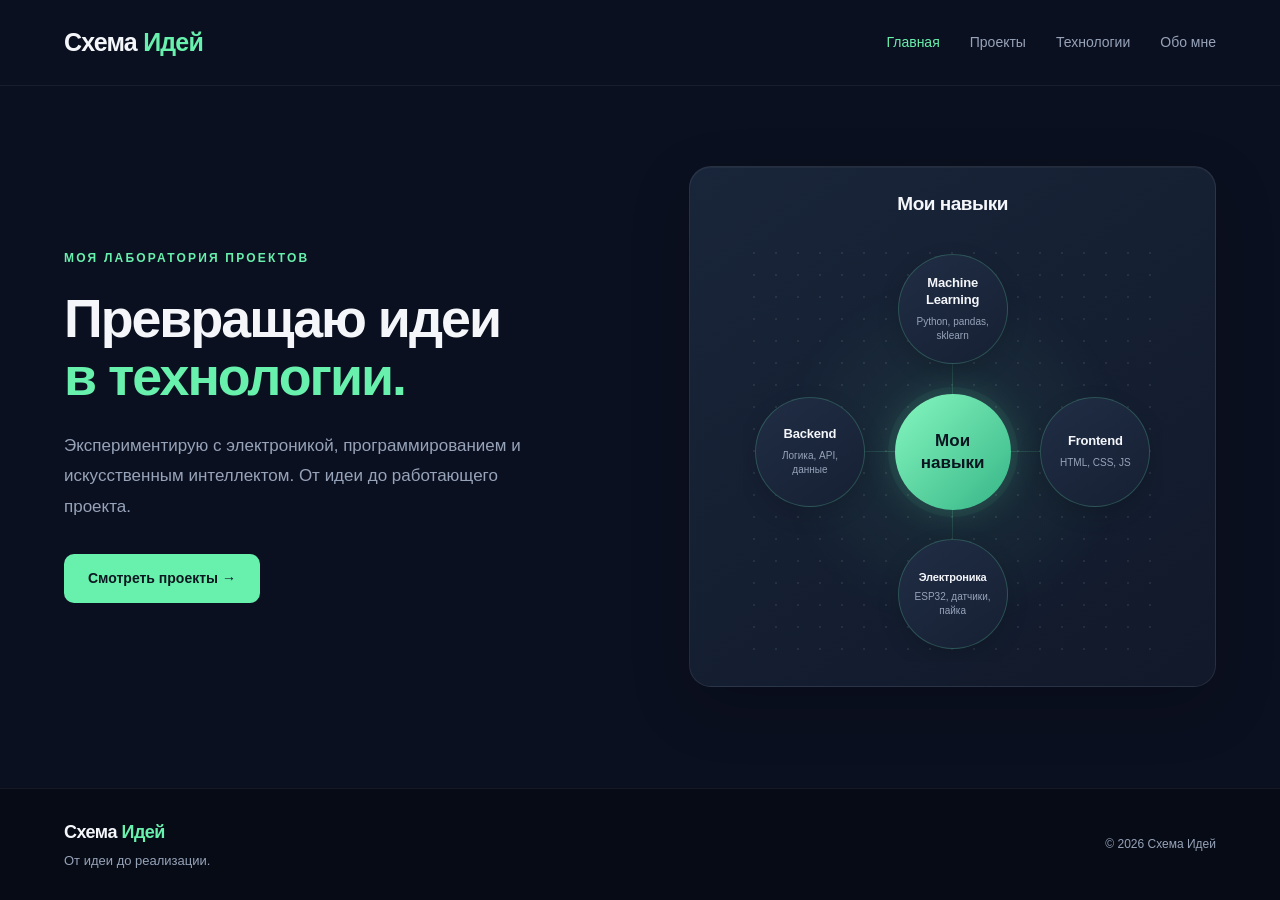
<file: index.html>
<!DOCTYPE html>
<html lang="ru">
<head>
    <meta charset="UTF-8">
    <meta name="viewport" content="width=device-width, initial-scale=1.0">
    <link rel="stylesheet" href="css/style.css">
    <script src="js/script.js" defer></script>
    <title>Идеи. Проекты. Реализации.</title>
</head>
<body>
    <header class="header">
        <div class="container header-inner">
            <a href="index.html" class="logo">Схема <span>Идей</span></a>

            <nav class="nav" aria-label="Основная навигация">
                <a href="index.html" aria-current="page">Главная</a>
                <a href="projects.html">Проекты</a>
                <a href="technology.html">Технологии</a>
                <a href="about.html">Обо мне</a>
            </nav>
        </div>
    </header>

    <main>
        <section class="hero container">
            <div class="hero-content">
                <p class="eyebrow">МОЯ ЛАБОРАТОРИЯ ПРОЕКТОВ</p>

                <h1>Превращаю идеи <span>в технологии.</span></h1>

                <p class="description">
                    Экспериментирую с электроникой,
                    программированием и искусственным
                    интеллектом. От идеи до работающего проекта.
                </p>

                <a href="projects.html" class="button hero-btn">Смотреть проекты →</a>
            </div>
            <div class="demo-card">
                <h2 class="skills-title">
                    Мои навыки
                </h2>

                <div class="skills-graph">
                    <div class="center-node">
                        <span>Мои навыки</span>
                    </div>

                    <div class="skill-node skill-ml">
                        <strong>Machine Learning</strong>
                        <span>Python, pandas, sklearn</span>
                    </div>

                    <div class="skill-node skill-frontend">
                        <strong>Frontend</strong>
                        <span>HTML, CSS, JS</span>
                    </div>

                    <div class="skill-node skill-electronics">
                        <strong>Электроника</strong>
                        <span>ESP32, датчики, пайка</span>
                    </div>

                    <div class="skill-node skill-backend">
                        <strong>Backend</strong>
                        <span>Логика, API, данные</span>
                    </div>
                </div>

            </div>
        </section>
    </main>

    <footer class="footer">
        <div class="container footer-inner">
            <div class="footer-brand">
                <p class="footer-logo">Схема <span>Идей</span></p>
                <p class="footer-description">От идеи до реализации.</p>
            </div>

            <p class="footer-copy">© 2026 Схема Идей</p>
        </div>
    </footer>

</body>
</html>
</file>
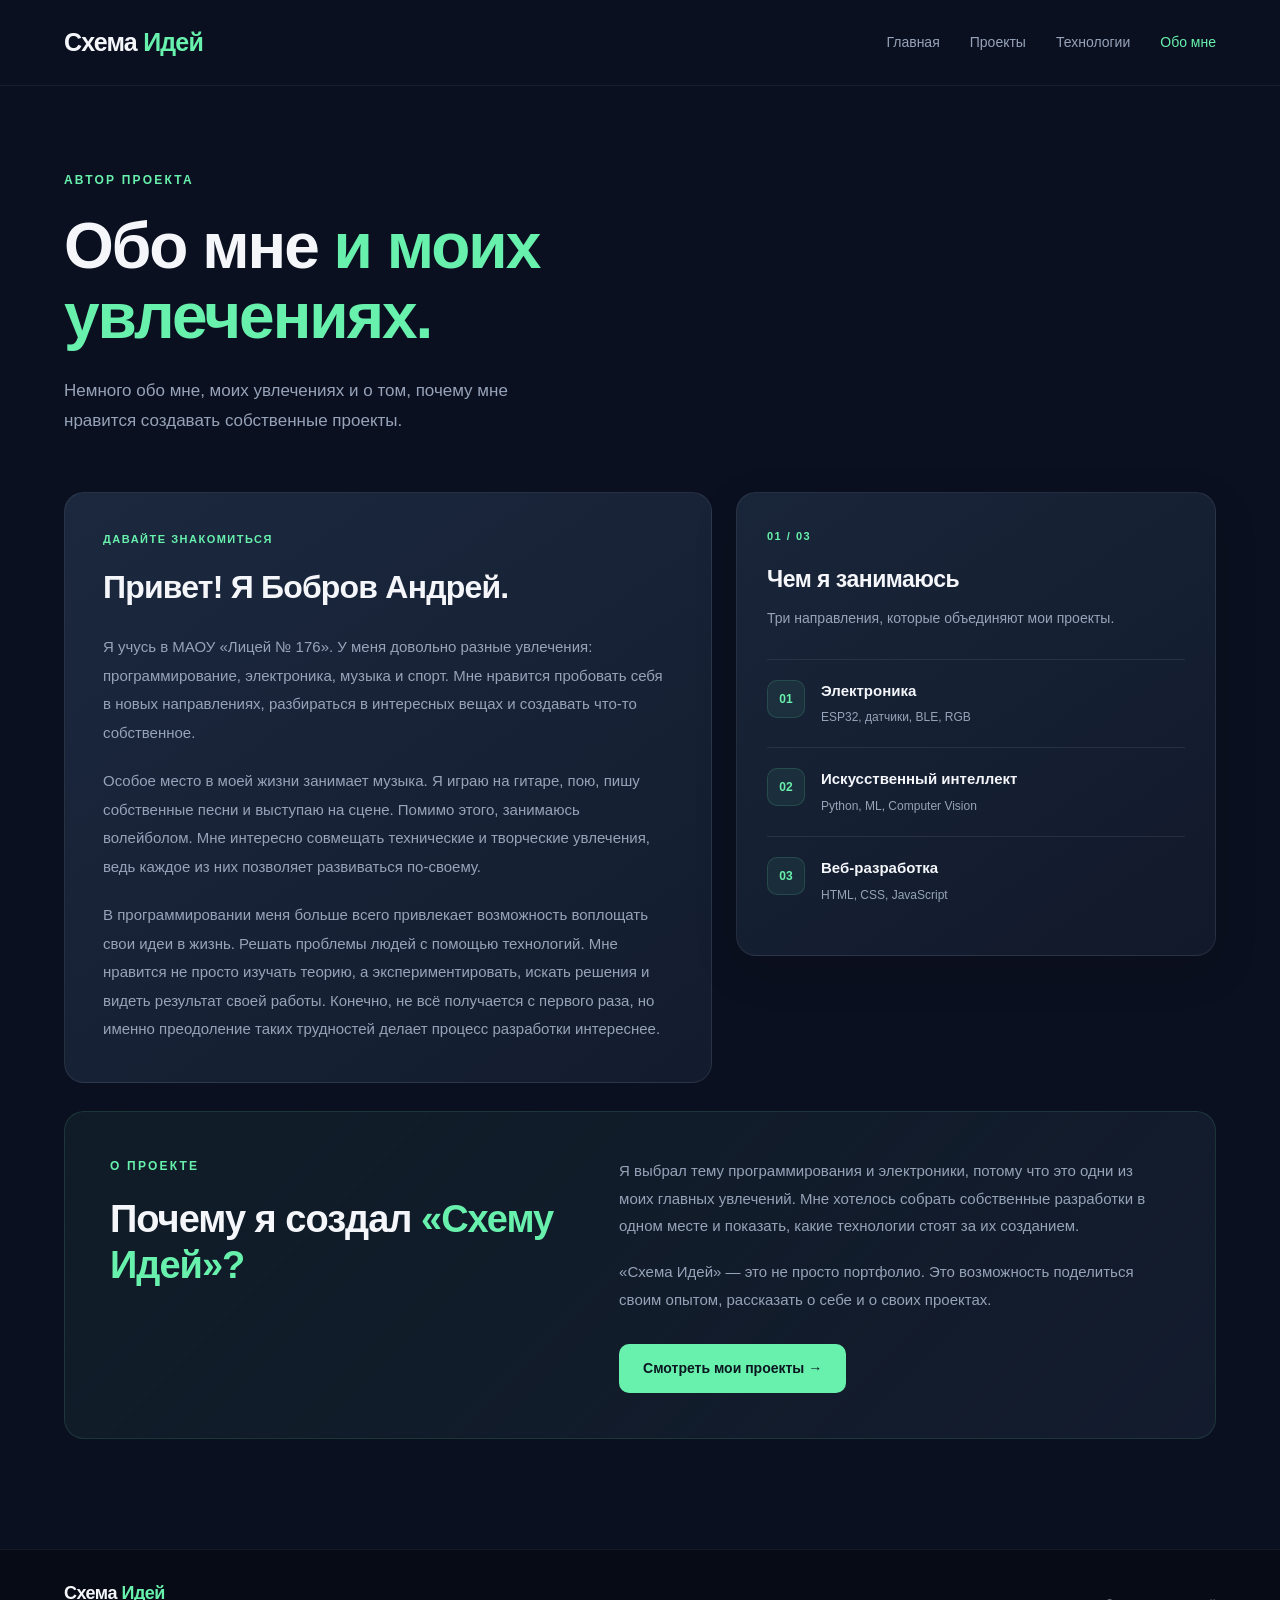
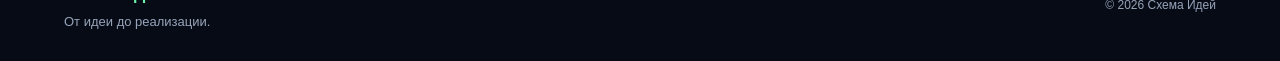
<file: about.html>
<!DOCTYPE html>
<html lang="ru">
<head>
    <meta charset="UTF-8">
    <meta name="viewport" content="width=device-width, initial-scale=1.0">
    <link rel="stylesheet" href="css/style.css">
    <script src="js/script.js" defer></script>
    <title>Обо мне — Схема Идей</title>
</head>
<body>

    <header class="header">
        <div class="container header-inner">
            <a href="index.html" class="logo">
                Схема <span>Идей</span>
            </a>

            <nav class="nav" aria-label="Основная навигация">
                <a href="index.html">Главная</a>
                <a href="projects.html">Проекты</a>
                <a href="technology.html">Технологии</a>
                <a href="about.html" aria-current="page">Обо мне</a>
            </nav>
        </div>
    </header>

    <main>
        <section class="about container">

            <div class="about-header">
                <p class="eyebrow">АВТОР ПРОЕКТА</p>

                <h1>
                    Обо мне <span>и моих увлечениях.</span>
                </h1>

                <p class="description">
                    Немного обо мне, моих увлечениях
                    и о том, почему мне нравится
                    создавать собственные проекты.
                </p>
            </div>

            <div class="about-layout">

                <!-- РАССКАЗ ОБ АВТОРЕ -->

                <article class="about-story">

                    <p class="about-label">ДАВАЙТЕ ЗНАКОМИТЬСЯ</p>

                    <h2>Привет! Я Бобров Андрей.</h2>

                    <p>
                        Я учусь в МАОУ «Лицей № 176». У меня довольно разные увлечения: программирование, электроника, музыка и спорт. Мне нравится пробовать себя в новых направлениях, разбираться в интересных вещах и создавать что-то собственное.
                    </p>

                    <p>
                        Особое место в моей жизни занимает музыка. Я играю на гитаре, пою, пишу собственные песни и выступаю на сцене. Помимо этого, занимаюсь волейболом. Мне интересно совмещать технические и творческие увлечения, ведь каждое из них позволяет развиваться по-своему.
                    </p>

                    <p>
                        В программировании меня больше всего привлекает возможность воплощать свои идеи в жизнь. Решать проблемы людей с помощью технологий. Мне нравится не просто изучать теорию, а экспериментировать, искать решения и видеть результат своей работы. Конечно, не всё получается с первого раза, но именно преодоление таких трудностей делает процесс разработки интереснее.
                    </p>

                </article>

                <!-- НАПРАВЛЕНИЯ -->

                <aside class="about-side">

                    <div class="about-interests">
                        <div class="about-interests-header">
                            <span class="about-symbol">01 / 03</span>
                            <h2>Чем я занимаюсь</h2>
                            <p>
                                Три направления, которые
                                объединяют мои проекты.
                            </p>
                        </div>

                        <div class="about-interest">
                            <span class="interest-number">01</span>
                            <div>
                                <h3>Электроника</h3>
                                <p>ESP32, датчики, BLE, RGB</p>
                            </div>
                        </div>

                        <div class="about-interest">
                            <span class="interest-number">02</span>
                            <div>
                                <h3>Искусственный интеллект</h3>
                                <p>Python, ML, Computer Vision</p>
                            </div>
                        </div>

                        <div class="about-interest">
                            <span class="interest-number">03</span>
                            <div>
                                <h3>Веб-разработка</h3>
                                <p>HTML, CSS, JavaScript</p>
                            </div>
                        </div>
                    </div>

                </aside>

            </div>

            <!-- ПОЧЕМУ СОЗДАН САЙТ -->

            <div class="about-purpose">

                <div>
                    <p class="eyebrow">О ПРОЕКТЕ</p>
                    <h2>Почему я создал <span>«Схему Идей»?</span></h2>
                </div>

                <div class="about-purpose-content">
                    <p>
                        Я выбрал тему программирования
                        и электроники, потому что это
                        одни из моих главных увлечений.
                        Мне хотелось собрать собственные
                        разработки в одном месте
                        и показать, какие технологии
                        стоят за их созданием.
                    </p>

                    <p>
                        «Схема Идей» — это не просто
                        портфолио. Это возможность
                        поделиться своим опытом,
                        рассказать о себе и о своих проектах.
                    </p>

                    <a href="projects.html" class="button">
                        Смотреть мои проекты →
                    </a>
                </div>

            </div>

        </section>
    </main>
    <footer class="footer">
        <div class="container footer-inner">
            <div class="footer-brand">
                <p class="footer-logo">Схема <span>Идей</span></p>
                <p class="footer-description">От идеи до реализации.</p>
            </div>

            <p class="footer-copy">© 2026 Схема Идей</p>
        </div>
    </footer>

</body>
</html>
</file>
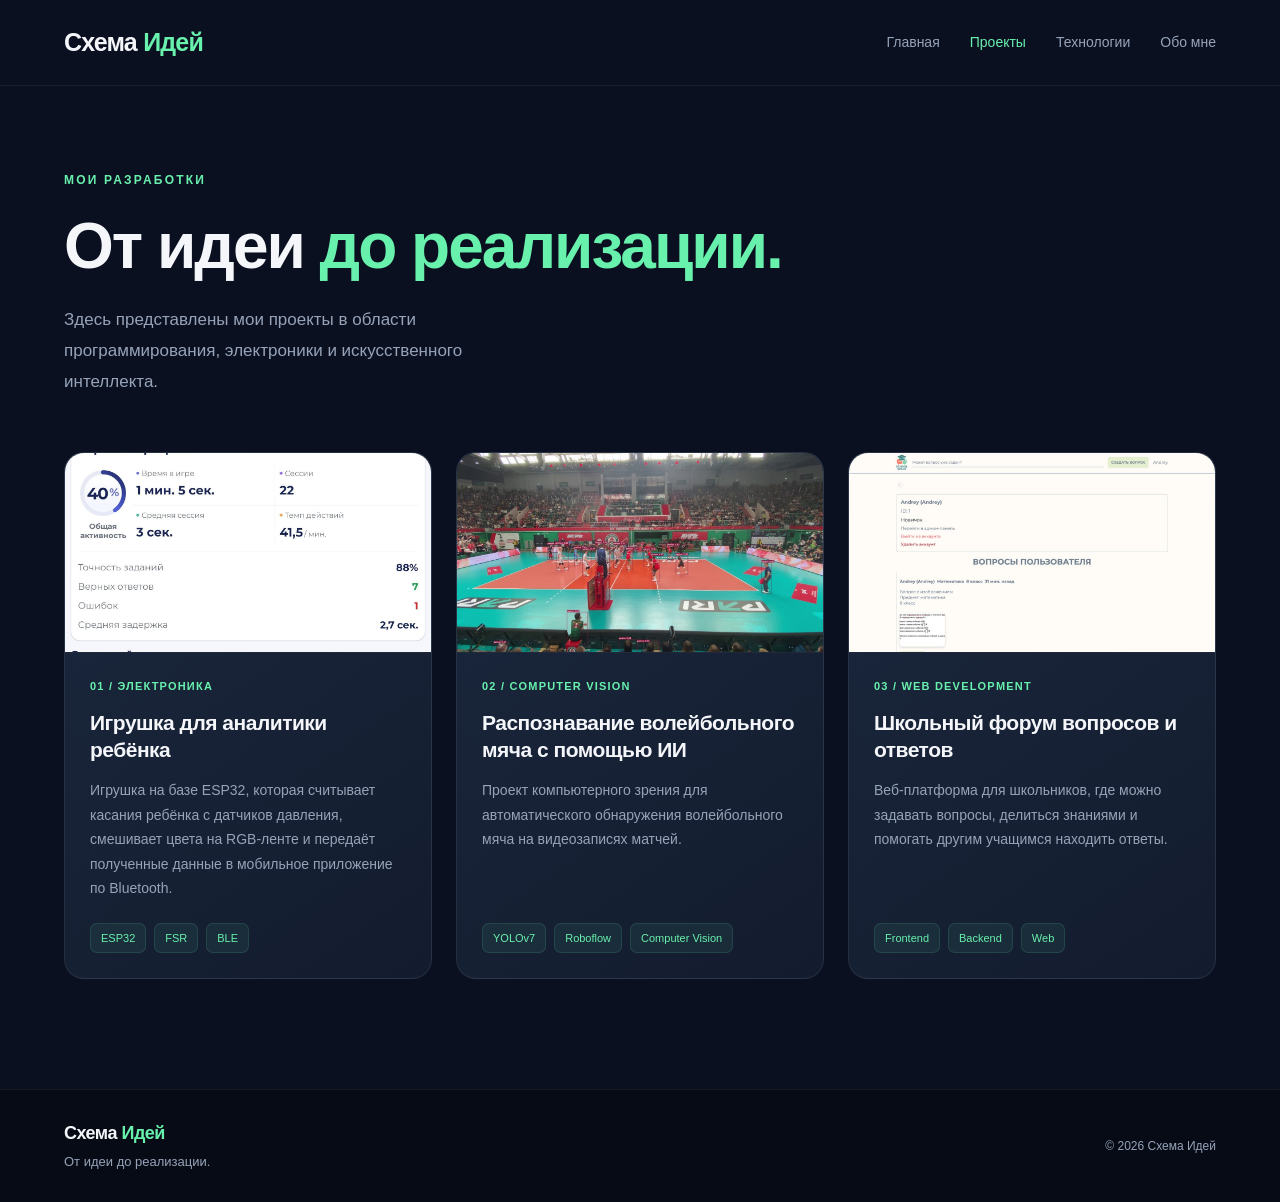
<file: projects.html>
<!DOCTYPE html>
<html lang="ru">
<head>
    <meta charset="UTF-8">
    <meta name="viewport" content="width=device-width, initial-scale=1.0">
    <link rel="stylesheet" href="css/style.css">
    <script src="js/script.js" defer></script>
    <title>Проекты — Схема Идей</title>
</head>
<body>

    <header class="header">
        <div class="container header-inner">
            <a href="index.html" class="logo">
                Схема <span>Идей</span>
            </a>

            <nav class="nav" aria-label="Основная навигация">
                <a href="index.html">Главная</a>
                <a href="projects.html" aria-current="page">Проекты</a>
                <a href="technology.html">Технологии</a>
                <a href="about.html">Обо мне</a>
            </nav>
        </div>
    </header>

    <main>
        <section class="projects container">
            <div class="projects-header">
                <p class="eyebrow">МОИ РАЗРАБОТКИ</p>
                <h1>От идеи <span>до реализации.</span></h1>
                <p class="description">
                    Здесь представлены мои проекты в области
                    программирования, электроники и
                    искусственного интеллекта.
                </p>
            </div>

            <div class="projects-grid">
                <!-- ПРОЕКТ 1: ESP32 -->
                <article class="project-card">
                    <div class="project-visual">
                        <img src="assets/lunaris.jpg" alt="Микроконтроллер и электронные компоненты">
                    </div>

                    <div class="project-content">
                        <p class="project-number">01 / ЭЛЕКТРОНИКА</p>
                        <h2>Игрушка для аналитики ребёнка</h2>
                        <p class="project-description">
                            Игрушка на базе ESP32, которая
                            считывает касания ребёнка с датчиков давления, смешивает цвета на RGB-ленте
                            и передаёт полученные данные
                            в мобильное приложение по Bluetooth.
                        </p>
                        <div class="project-tags">
                            <span>ESP32</span>
                            <span>FSR</span>
                            <span>BLE</span>
                        </div>
                    </div>
                </article>

                <!-- ПРОЕКТ 2: COMPUTER VISION -->
                <article class="project-card">
                    <div class="project-visual">
                        <img src="assets/volleyball.jpg" alt="Волейбольный матч">
                    </div>

                    <div class="project-content">
                        <p class="project-number">02 / COMPUTER VISION</p>
                        <h2>Распознавание волейбольного мяча с помощью ИИ</h2>
                        <p class="project-description">
                            Проект компьютерного зрения
                            для автоматического обнаружения
                            волейбольного мяча на видеозаписях
                            матчей.
                        </p>
                        <div class="project-tags">
                            <span>YOLOv7</span>
                            <span>Roboflow</span>
                            <span>Computer Vision</span>
                        </div>
                    </div>
                </article>

                <!-- ПРОЕКТ 3: SCHOOL FORUM -->
                <article class="project-card">
                    <div class="project-visual">
                        <img src="assets/site.jpg" alt="Разработка веб-приложения">
                    </div>

                    <div class="project-content">
                        <p class="project-number">03 / WEB DEVELOPMENT</p>
                        <h2>Школьный форум вопросов и ответов</h2>
                        <p class="project-description">
                            Веб-платформа для школьников,
                            где можно задавать вопросы,
                            делиться знаниями и помогать
                            другим учащимся находить ответы.
                        </p>
                        <div class="project-tags">
                            <span>Frontend</span>
                            <span>Backend</span>
                            <span>Web</span>
                        </div>
                    </div>
                </article>
            </div>
        </section>
    </main>
    <footer class="footer">
        <div class="container footer-inner">
            <div class="footer-brand">
                <p class="footer-logo">Схема <span>Идей</span></p>
                <p class="footer-description">От идеи до реализации.</p>
            </div>

            <p class="footer-copy">© 2026 Схема Идей</p>
        </div>
    </footer>
</body>
</html>
</file>
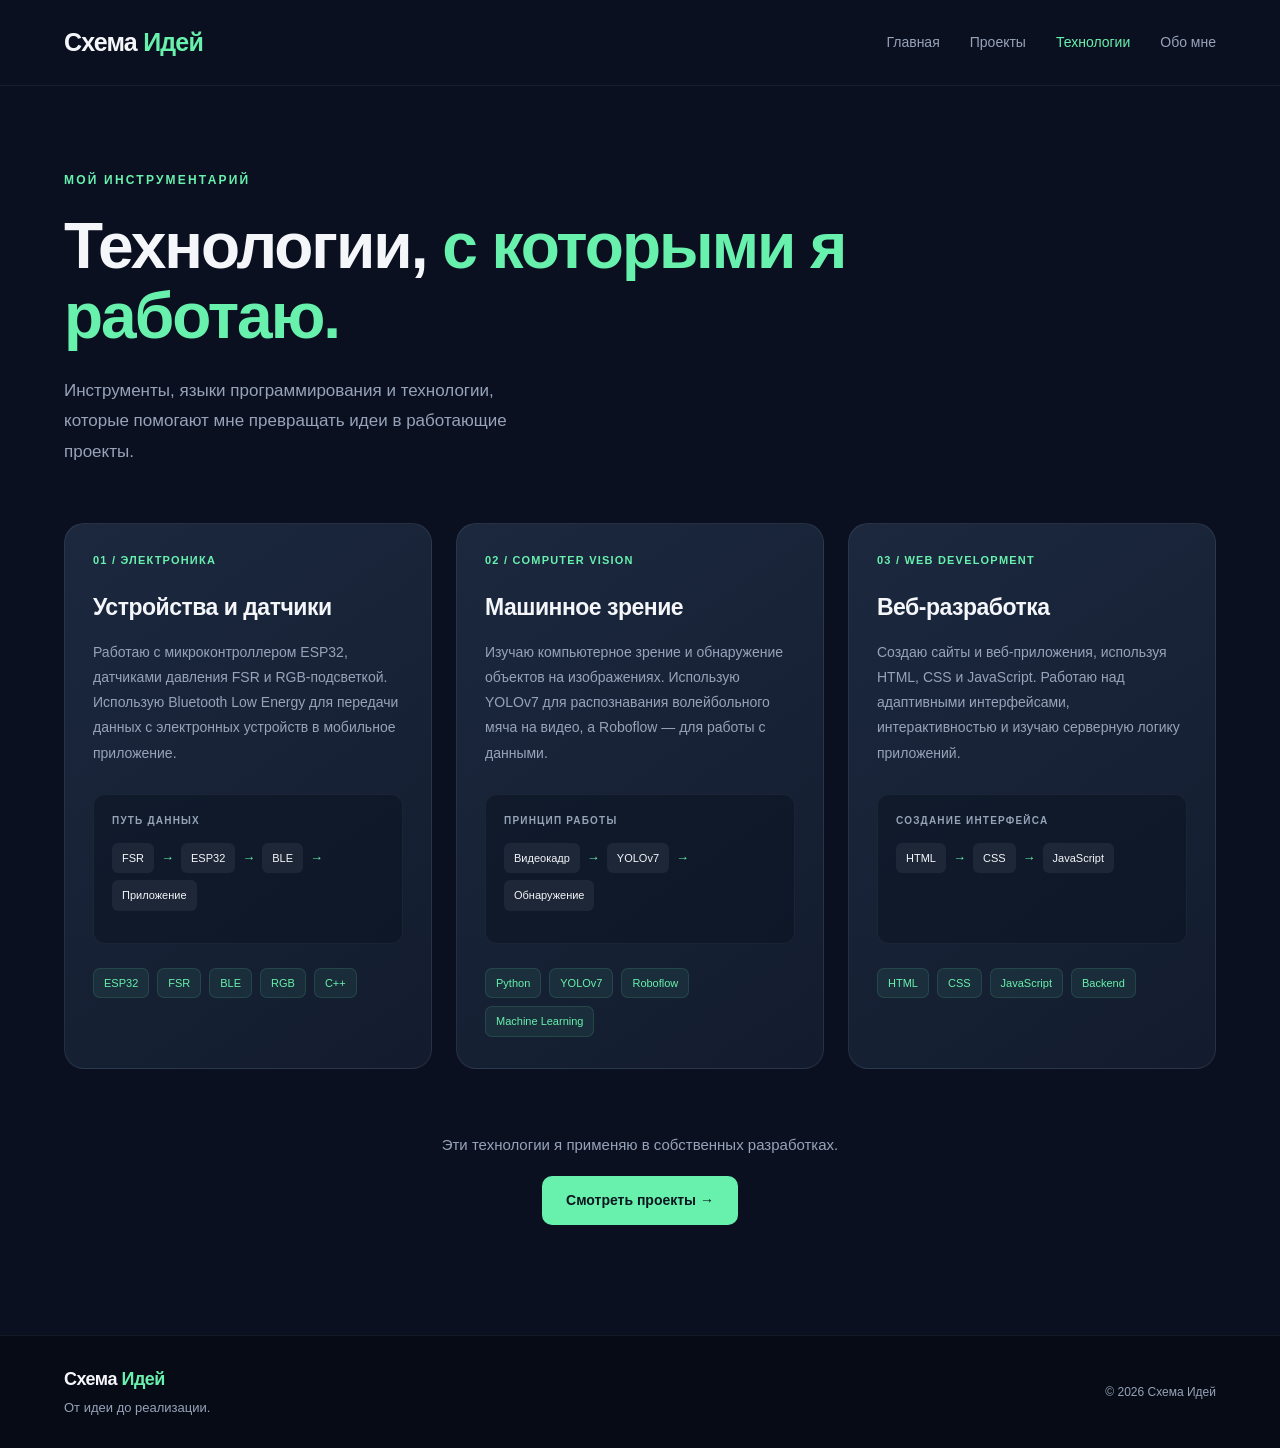
<file: technology.html>
<!DOCTYPE html>
<html lang="ru">
<head>
    <meta charset="UTF-8">
    <meta name="viewport" content="width=device-width, initial-scale=1.0">
    <link rel="stylesheet" href="css/style.css">
    <script src="js/script.js" defer></script>
    <title>Технологии — Схема Идей</title>
</head>
<body>

    <header class="header">
        <div class="container header-inner">
            <a href="index.html" class="logo">
                Схема <span>Идей</span>
            </a>

            <nav class="nav" aria-label="Основная навигация">
                <a href="index.html">Главная</a>
                <a href="projects.html">Проекты</a>
                <a href="technology.html" aria-current="page">Технологии</a>
                <a href="about.html">Обо мне</a>
            </nav>
        </div>
    </header>

    <main>
        <section class="technologies container">

            <div class="technologies-header">
                <p class="eyebrow">МОЙ ИНСТРУМЕНТАРИЙ</p>

                <h1>
                    Технологии,
                    <span>с которыми я работаю.</span>
                </h1>

                <p class="description">
                    Инструменты, языки программирования
                    и технологии, которые помогают мне
                    превращать идеи в работающие проекты.
                </p>
            </div>

            <div class="technologies-grid">

                <!-- ЭЛЕКТРОНИКА -->

                <article class="technology-card">

                    <div class="technology-top">
                        <span class="technology-number">
                            01 / ЭЛЕКТРОНИКА
                        </span>
                    </div>

                    <h2>Устройства и датчики</h2>

                    <p class="technology-description">
                        Работаю с микроконтроллером ESP32,
                        датчиками давления FSR и RGB-подсветкой.
                        Использую Bluetooth Low Energy
                        для передачи данных с электронных
                        устройств в мобильное приложение.
                    </p>

                    <div class="technology-flow">
                        <p>ПУТЬ ДАННЫХ</p>

                        <div class="technology-steps">
                            <span>FSR</span>
                            <b>→</b>
                            <span>ESP32</span>
                            <b>→</b>
                            <span>BLE</span>
                            <b>→</b>
                            <span>Приложение</span>
                        </div>
                    </div>

                    <div class="technology-tags">
                        <span>ESP32</span>
                        <span>FSR</span>
                        <span>BLE</span>
                        <span>RGB</span>
                        <span>C++</span>
                    </div>

                </article>

                <!-- COMPUTER VISION -->

                <article class="technology-card">

                    <div class="technology-top">
                        <span class="technology-number">
                            02 / COMPUTER VISION
                        </span>
                    </div>

                    <h2>Машинное зрение</h2>

                    <p class="technology-description">
                        Изучаю компьютерное зрение
                        и обнаружение объектов на изображениях.
                        Использую YOLOv7 для распознавания
                        волейбольного мяча на видео,
                        а Roboflow — для работы с данными.
                    </p>

                    <div class="technology-flow">
                        <p>ПРИНЦИП РАБОТЫ</p>

                        <div class="technology-steps">
                            <span>Видеокадр</span>
                            <b>→</b>
                            <span>YOLOv7</span>
                            <b>→</b>
                            <span>Обнаружение</span>
                        </div>
                    </div>

                    <div class="technology-tags">
                        <span>Python</span>
                        <span>YOLOv7</span>
                        <span>Roboflow</span>
                        <span>Machine Learning</span>
                    </div>

                </article>

                <!-- WEB DEVELOPMENT -->

                <article class="technology-card">

                    <div class="technology-top">
                        <span class="technology-number">
                            03 / WEB DEVELOPMENT
                        </span>
                    </div>

                    <h2>Веб-разработка</h2>

                    <p class="technology-description">
                        Создаю сайты и веб-приложения,
                        используя HTML, CSS и JavaScript.
                        Работаю над адаптивными интерфейсами,
                        интерактивностью и изучаю серверную
                        логику приложений.
                    </p>

                    <div class="technology-flow">
                        <p>СОЗДАНИЕ ИНТЕРФЕЙСА</p>

                        <div class="technology-steps">
                            <span>HTML</span>
                            <b>→</b>
                            <span>CSS</span>
                            <b>→</b>
                            <span>JavaScript</span>
                        </div>
                    </div>

                    <div class="technology-tags">
                        <span>HTML</span>
                        <span>CSS</span>
                        <span>JavaScript</span>
                        <span>Backend</span>
                    </div>

                </article>

            </div>

            <div class="technologies-bottom">
                <p>
                    Эти технологии я применяю
                    в собственных разработках.
                </p>

                <a href="projects.html" class="button">
                    Смотреть проекты →
                </a>
            </div>

        </section>
    </main>
    <footer class="footer">
        <div class="container footer-inner">
            <div class="footer-brand">
                <p class="footer-logo">Схема <span>Идей</span></p>
                <p class="footer-description">От идеи до реализации.</p>
            </div>

            <p class="footer-copy">© 2026 Схема Идей</p>
        </div>
    </footer>
</body>
</html>
</file>
<file: css/style.css>
:root {
    --bg: #0b1020;
    --surface: #151e30;
    --text: #f4f6fa;
    --muted: #96a3b8;
    --accent: #68f0ad;
}

* {
    box-sizing: border-box;
}

body {
    margin: 0;
    font-family: -apple-system, BlinkMacSystemFont, "Segoe UI", Arial, sans-serif;
    background: var(--bg);
    color: var(--text);
    line-height: 1.5;
    min-height: 100vh;
    min-height: 100dvh;
    display: flex;
    flex-direction: column;
}


a {
    text-decoration: none;
    color: inherit;
}

.container {
    width: min(1160px, 90%);
    margin: 0 auto;
}


/* HEADER */

.header {
    border-bottom: 1px solid rgba(255, 255, 255, 0.06);
}

.header-inner {
    min-height: 85px;
    display: flex;
    justify-content: space-between;
    align-items: center;
    gap: 30px;
}

.logo {
    font-size: 25px;
    font-weight: 800;
    letter-spacing: -0.8px;
    white-space: nowrap;
}

.logo span,
.hero h1 span {
    color: var(--accent);
}

.nav {
    display: flex;
    flex-wrap: wrap;
    align-items: center;
    gap: 30px;
}

.nav a {
    color: var(--muted);
    font-size: 14px;
    font-weight: 500;
    transition: color 0.2s ease;
}

.nav a:hover {
    color: var(--accent);
}

.nav a[aria-current="page"] {
    color: var(--accent);
}

/* HERO */


.hero {
    min-height: 680px;
    display: grid;
    grid-template-columns: minmax(0, 1.1fr) minmax(0, 1fr);
    align-items: center;

    gap: clamp(18px, 3.5vw, 55px);
    padding: 65px 0;
}

.hero-content {
    max-width: 600px;
}

.eyebrow {
    color: var(--accent);
    font-size: 12px;
    font-weight: 700;
    letter-spacing: 2.2px;
    margin: 0 0 22px;
}


.hero h1 {
    font-size: clamp(36px, 4.2vw, 62px);
    font-weight: 800;
    line-height: 1.08;
    letter-spacing: -2px;
    margin: 0 0 26px;
}
.hero h1 span {
    display: block;
}


.description {
    color: var(--muted);
    font-size: 17px;
    line-height: 1.8;
    max-width: 490px;
    margin: 0;
}


/* BUTTON */

.button {
    display: inline-flex;
    align-items: center;
    justify-content: center;

    background: var(--accent);
    color: #0b1720;

    padding: 14px 24px;
    border-radius: 10px;

    font-size: 14px;
    font-weight: 700;

    transition:
        transform 0.25s ease,
        background 0.25s ease,
        box-shadow 0.25s ease;
}

.button:hover {
    background: #80f5bc;
    transform: translateY(-3px);
    box-shadow: 0 8px 28px rgba(104, 240, 173, 0.18);
}

.hero-btn {
    margin-top: 32px;
}


/* CARD */

.demo-card {
    width: 100%;
    min-width: 0;
    padding: clamp(14px, 2vw, 24px);
    container-type: inline-size;

    background: linear-gradient(
        145deg,
        rgba(27, 39, 60, 0.92),
        rgba(18, 26, 43, 0.95)
    );

    border: 1px solid rgba(255, 255, 255, 0.08);
    border-radius: 22px;

    box-shadow:
        0 20px 60px rgba(0, 0, 0, 0.20),
        inset 0 1px 0 rgba(255, 255, 255, 0.04);
}

.skills-title {
    display: flex;
    align-items: center;
    justify-content: center;
    gap: 12px;
    text-align: center;

    margin: 0 0 24px;

    font-size: 19px;
    font-weight: 700;
    letter-spacing: -0.5px;
    line-height: 1.4;

    color: var(--text);
}


/* SKILLS GRAPH */

.skills-graph {
    position: relative;
    display: grid;

    grid-template-columns: repeat(3, minmax(0, 1fr));
    grid-template-rows: repeat(3, minmax(0, 1fr));

    align-items: center;
    justify-items: center;

    width: 100%;
    max-width: 420px;
    aspect-ratio: 1 / 1;
    gap: 8px;
    margin: 0 auto;

    border-radius: 16px;
    overflow: hidden;

    background:
        radial-gradient(
            circle at center,
            rgba(104, 240, 173, 0.09),
            transparent 60%
        ),
        radial-gradient(
            rgba(255, 255, 255, 0.08) 1px,
            transparent 1px
        );

    background-size: auto, 22px 22px;
}


/* CONNECTING LINES */

.skills-graph::before {
    content: "";
    position: absolute;
    inset: 0;

    background:
        linear-gradient(
            90deg,
            transparent,
            rgba(104, 240, 173, 0.30),
            transparent
        ) center / 65% 1px no-repeat,

        linear-gradient(
            transparent,
            rgba(104, 240, 173, 0.30),
            transparent
        ) center / 1px 65% no-repeat;

    pointer-events: none;
}


/* NODES */

.center-node,
.skill-node {
    cursor: default;
    position: relative;
    z-index: 1;

    display: flex;
    flex-direction: column;
    align-items: center;
    justify-content: center;

    width: 100%;
    max-width: 110px;
    aspect-ratio: 1 / 1;

    border-radius: 50%;
    padding: 11px;
    text-align: center;
}


/* CENTER NODE */

.center-node {
    grid-column: 2;
    grid-row: 2;

    max-width: 116px;

    background: linear-gradient(
        135deg,
        #86f7bf,
        #36b587
    );

    color: #091620;
    font-size: 17px;
    font-weight: 800;
    line-height: 1.25;

    box-shadow:
        0 0 0 7px rgba(104, 240, 173, 0.05),
        0 0 35px rgba(104, 240, 173, 0.18);
}


/* SKILL NODES */

.skill-node {
    background: linear-gradient(
        145deg,
        #202d44,
        #162034
    );

    border: 1px solid rgba(104, 240, 173, 0.22);

    gap: 6px;

    box-shadow: 0 8px 22px rgba(0, 0, 0, 0.15);

    transition:
        transform 0.3s ease,
        border-color 0.3s ease,
        box-shadow 0.3s ease,
        background 0.3s ease;
}

.skill-node strong {
    font-size: 13px;
    font-weight: 700;
    line-height: 1.3;
    letter-spacing: -0.2px;
}

.skill-node span {
    color: var(--muted);
    font-size: 10px;
    line-height: 1.4;
}

.skill-node:hover {
    transform: translateY(-4px) scale(1.03);

    border-color: rgba(104, 240, 173, 0.65);

    box-shadow:
        0 0 25px rgba(104, 240, 173, 0.12);
}


/* NODE POSITIONS */

.skill-ml {
    grid-column: 2;
    grid-row: 1;
}

.skill-frontend {
    grid-column: 3;
    grid-row: 2;
}

.skill-electronics {
    grid-column: 2;
    grid-row: 3;
}
.skill-electronics strong {
    font-size: 11px;
    white-space: nowrap;
}

.skill-backend {
    grid-column: 1;
    grid-row: 2;
}

@container (max-width: 365px) {
    .skills-graph {
        grid-template-columns: repeat(2, minmax(0, 1fr));
        grid-template-rows: auto;

        aspect-ratio: auto;
        gap: 10px;
        padding: 12px;
    }

    .skills-graph::before {
        display: none;
    }

    .center-node {
        grid-column: 1 / -1;
        grid-row: auto;

        width: 100px;
        max-width: 100px;
        margin-bottom: 8px;

        justify-self: center;
    }

    .skill-ml,
    .skill-frontend,
    .skill-electronics,
    .skill-backend {
        grid-column: auto;
        grid-row: auto;
    }

    .skill-node {
        width: 100%;
        max-width: none;
        min-height: 88px;

        aspect-ratio: auto;
        border-radius: 14px;
        padding: 10px 8px;
    }

    .skill-node strong {
        font-size: 12px;
    }

    .skill-node span {
        font-size: 10px;
    }

    .skills-title {
        font-size: 17px;
    }

    .skill-node:hover {
        transform: translateY(-3px);
    }
}



/* TABLET */

@media (max-width: 980px) {
    .header-inner {
        flex-direction: column;
        gap: 16px;
        padding: 20px 0;
    }
    .hero {
        min-height: 550px;
    }
}


/* SMALL SCREENS */

@media (max-width: 800px) {
    .hero {
        grid-template-columns: 1fr;
        gap: 40px;
    }

    .hero-content {
        max-width: 650px;
    }

    .demo-card {
        max-width: 520px;
        justify-self: center;
    }
}


/* MOBILE */

@media (max-width: 520px) {
    .nav {
        justify-content: center;
        gap: 12px 20px;
    }

    .nav a {
        font-size: 13px;
    }

    .hero h1 {
        font-size: clamp(36px, 9vw, 48px);
        letter-spacing: -1.5px;
    }

    .description {
        font-size: 15px;
    }

    .demo-card {
        border-radius: 18px;
    }
}



/* ACCESSIBILITY */

@media (prefers-reduced-motion: reduce) {
    .button,
    .nav a,
    .skill-node {
        transition: none;
    }
}


/* PROJECTS PAGE */

.projects {
    padding: 85px 0 110px;
}

.projects-header {
    max-width: 750px;
    margin-bottom: 55px;
}

.projects-header h1 {
    font-size: clamp(40px, 5vw, 64px);
    line-height: 1.1;
    letter-spacing: -2px;
    margin: 0 0 24px;
}

.projects-header h1 span {
    color: var(--accent);
}


/* PROJECTS GRID — одинаковая высота карточек в каждом ряду */

.projects-grid {
    display: grid;
    grid-template-columns: repeat(3, minmax(0, 1fr));
    gap: 24px;
    align-items: stretch;
}

.project-card {
    cursor: default;
    min-width: 0;
    display: flex;
    flex-direction: column;
    height: 100%;
    background: linear-gradient(145deg, #1b283e, #131c2e);
    border: 1px solid rgba(255, 255, 255, 0.08);
    border-radius: 20px;
    overflow: hidden;
    transition: transform 0.3s ease, border-color 0.3s ease,
                box-shadow 0.3s ease;
}

.project-card:hover {
    transform: translateY(-5px);
    border-color: rgba(104, 240, 173, 0.35);
    box-shadow: 0 15px 40px rgba(0, 0, 0, 0.2);
}

/* PROJECT IMAGE */

.project-visual {
    position: relative;
    height: 200px;
    flex-shrink: 0;
    min-width: 0;
    overflow: hidden;
    background: var(--surface);
    border-bottom: 1px solid rgba(255, 255, 255, 0.05);
}

.project-visual > span {
    position: relative;
    z-index: 1;
    color: var(--accent);
    font-size: 12px;
    font-weight: 700;
    letter-spacing: 2px;
}

.project-visual img {
    display: block;
    width: 100%;
    height: 100%;
    object-fit: cover;
    transition: transform 0.4s ease;
}

.project-card:hover .project-visual img {
    transform: scale(1.05);
}

/* PROJECT CONTENT */

.project-content {
    display: flex;
    flex-direction: column;
    flex: 1;
    padding: 25px;
    min-width: 0;
}

.project-number {
    color: var(--accent);
    font-size: 11px;
    font-weight: 700;
    letter-spacing: 1.2px;
    margin: 0 0 14px;
}

.project-content h2 {
    font-size: 21px;
    line-height: 1.3;
    letter-spacing: -0.5px;
    margin: 0 0 15px;
}

.project-description {
    color: var(--muted);
    font-size: 14px;
    line-height: 1.75;
    margin: 0 0 22px;
}

/* TAGS */

.project-tags {
    display: flex;
    flex-wrap: wrap;
    align-content: flex-start;
    gap: 8px;
    margin-top: auto;
}

.project-tags span {
    color: var(--accent);
    font-size: 11px;
    padding: 6px 10px;
    border-radius: 7px;
    background: rgba(104, 240, 173, 0.07);
    border: 1px solid rgba(104, 240, 173, 0.12);
}

/* PROJECTS RESPONSIVE */

@media (max-width: 1000px) {
    .projects-grid {
        grid-template-columns: repeat(2, minmax(0, 1fr));
    }
}

@media (max-width: 650px) {
    .projects {
        padding: 55px 0 75px;
    }

    .projects-header {
        margin-bottom: 35px;
    }

    .projects-header h1 {
        font-size: clamp(36px, 9vw, 48px);
        letter-spacing: -1.5px;
    }

    .projects-grid {
        grid-template-columns: 1fr;
        gap: 20px;
    }

    .project-visual {
        height: 170px;
    }

    .project-content {
        padding: 22px;
    }
}

@media (prefers-reduced-motion: reduce) {
    .project-card,
    .project-visual img {
        transition: none;
    }
}



/* TECHNOLOGIES PAGE */

.technologies {
    padding: 85px 0 110px;
}

.technologies-header {
    max-width: 800px;
    margin-bottom: 55px;
}

.technologies-header h1 {
    font-size: clamp(40px, 5vw, 64px);
    line-height: 1.1;
    letter-spacing: -2px;
    margin: 0 0 24px;
}

.technologies-header h1 span {
    color: var(--accent);
}


/* TECHNOLOGIES GRID */

.technologies-grid {
    display: grid;
    grid-template-columns: repeat(3, minmax(0, 1fr));
    gap: 24px;
    align-items: stretch;
}


/* TECHNOLOGY CARD */

.technology-card {
    cursor: default;
    min-width: 0;
    display: flex;
    flex-direction: column;

    padding: 28px;
    border-radius: 20px;

    background: linear-gradient(
        145deg,
        #1b283e,
        #131c2e
    );

    border: 1px solid rgba(255, 255, 255, 0.08);

    transition:
        transform 0.3s ease,
        border-color 0.3s ease,
        box-shadow 0.3s ease;
}

.technology-card:hover {
    transform: translateY(-5px);

    border-color: rgba(104, 240, 173, 0.35);

    box-shadow:
        0 15px 40px rgba(0, 0, 0, 0.2);
}


/* CARD HEADER */

.technology-top {
    display: flex;
    justify-content: space-between;
    align-items: center;
    margin-bottom: 25px;
}

.technology-number {
    color: var(--accent);
    font-size: 11px;
    font-weight: 700;
    letter-spacing: 1.2px;
}

.technology-card h2 {
    font-size: 23px;
    line-height: 1.25;
    letter-spacing: -0.5px;

    margin: 0 0 18px;
}


/* DESCRIPTION */

.technology-description {
    color: var(--muted);
    font-size: 14px;
    line-height: 1.8;

    margin: 0 0 28px;
    flex: 1;
}


/* TECHNOLOGY FLOW */

.technology-flow {
    margin-top: 0;
    min-height: 150px;
    padding: 18px;

    background: rgba(8, 16, 30, 0.45);
    border: 1px solid rgba(255, 255, 255, 0.05);
    border-radius: 12px;
}


.technology-flow p {
    color: var(--muted);
    font-size: 10px;
    font-weight: 700;
    letter-spacing: 1.2px;

    margin: 0 0 15px;
}

.technology-steps {
    display: flex;
    flex-wrap: wrap;
    align-items: center;
    gap: 7px;
}

.technology-steps span {
    padding: 7px 10px;
    border-radius: 6px;

    font-size: 11px;
    color: var(--text);

    background: rgba(255, 255, 255, 0.06);
}

.technology-steps b {
    color: var(--accent);
    font-size: 13px;
    font-weight: 500;
}


/* TECHNOLOGY TAGS */

.technology-tags {
    display: flex;
    flex-wrap: wrap;
    align-content: flex-start;
    gap: 8px;

    margin-top: 24px;
    min-height: 72px;
}

.technology-tags span {
    color: var(--accent);
    font-size: 11px;

    padding: 6px 10px;
    border-radius: 7px;

    background: rgba(104, 240, 173, 0.07);
    border: 1px solid rgba(104, 240, 173, 0.12);
}


/* BOTTOM SECTION */

.technologies-bottom {
    display: flex;
    flex-direction: column;
    align-items: center;
    gap: 20px;

    margin-top: 65px;
    text-align: center;
}

.technologies-bottom p {
    color: var(--muted);
    font-size: 15px;
    margin: 0;
}


/* RESPONSIVE */

@media (max-width: 1000px) {
    .technologies-grid {
        grid-template-columns: repeat(2, minmax(0, 1fr));
    }

    .technology-card:last-child {
        grid-column: 1 / -1;
    }
}

@media (max-width: 650px) {
    .technologies {
        padding: 55px 0 75px;
    }

    .technologies-header {
        margin-bottom: 35px;
    }

    .technologies-header h1 {
        font-size: clamp(36px, 9vw, 48px);
        letter-spacing: -1.5px;
    }

    .technologies-grid {
        grid-template-columns: 1fr;
        gap: 20px;
    }

    .technology-card {
        padding: 22px;
    }

    .technology-card:last-child {
        grid-column: auto;
    }

    .technologies-bottom {
        margin-top: 45px;
    }

    .technology-flow,
    .technology-tags {
        min-height: 0;
    }
}

@media (prefers-reduced-motion: reduce) {
    .technology-card {
        transition: none;
    }
}





/* ABOUT PAGE */

.about {
    padding: 85px 0 110px;
}

.about-header {
    max-width: 780px;
    margin-bottom: 55px;
}

.about-header h1 {
    font-size: clamp(40px, 5vw, 64px);
    line-height: 1.1;
    letter-spacing: -2px;
    margin: 0 0 24px;
}

.about-header h1 span {
    color: var(--accent);
}


/* MAIN LAYOUT */

.about-layout {
    display: grid;
    grid-template-columns: minmax(0, 1.35fr) minmax(0, 1fr);
    gap: 24px;
    align-items: start;
}


/* ABOUT STORY */

.about-story {
    padding: 38px;

    background: linear-gradient(
        145deg,
        #1b283e,
        #131c2e
    );

    border: 1px solid rgba(255, 255, 255, 0.08);
    border-radius: 20px;
}

.about-label {
    color: var(--accent);
    font-size: 11px;
    font-weight: 700;
    letter-spacing: 1.5px;
    margin: 0 0 20px;
}

.about-story h2 {
    font-size: clamp(24px, 3vw, 32px);
    line-height: 1.25;
    letter-spacing: -0.8px;
    margin: 0 0 26px;
}

.about-story > p:not(.about-label) {
    color: var(--muted);
    font-size: 15px;
    line-height: 1.9;
    margin: 0 0 20px;
}

.about-story > p:last-child {
    margin-bottom: 0;
}


/* INTERESTS CARD */

.about-interests {
    padding: 30px;

    background: linear-gradient(
        145deg,
        rgba(27, 39, 60, 0.92),
        rgba(18, 26, 43, 0.95)
    );

    border: 1px solid rgba(255, 255, 255, 0.08);
    border-radius: 20px;

    box-shadow: 0 15px 45px rgba(0, 0, 0, 0.12);
}

.about-interests-header {
    margin-bottom: 28px;
}

.about-symbol {
    display: inline-block;
    color: var(--accent);
    font-size: 11px;
    font-weight: 700;
    letter-spacing: 1.5px;
    margin-bottom: 18px;
}

.about-interests-header h2 {
    font-size: 23px;
    letter-spacing: -0.5px;
    margin: 0 0 10px;
}

.about-interests-header p {
    color: var(--muted);
    font-size: 14px;
    line-height: 1.7;
    margin: 0;
}


/* INTEREST ITEMS */

.about-interest {
    display: flex;
    align-items: flex-start;
    gap: 16px;

    padding: 20px 0;
    border-top: 1px solid rgba(255, 255, 255, 0.08);
}

.interest-number {
    display: grid;
    place-items: center;
    flex-shrink: 0;

    width: 38px;
    height: 38px;

    color: var(--accent);
    background: rgba(104, 240, 173, 0.07);
    border: 1px solid rgba(104, 240, 173, 0.15);
    border-radius: 10px;

    font-size: 12px;
    font-weight: 700;
}

.about-interest h3 {
    font-size: 15px;
    font-weight: 700;
    margin: 0 0 6px;
}

.about-interest p {
    color: var(--muted);
    font-size: 12px;
    line-height: 1.6;
    margin: 0;
}


/* WHY I CREATED THIS SITE */

.about-purpose {
    display: grid;
    grid-template-columns: minmax(0, 1fr) minmax(0, 1.2fr);
    gap: 50px;

    margin-top: 28px;
    padding: 45px;

    background: linear-gradient(
        135deg,
        rgba(104, 240, 173, 0.055),
        rgba(21, 30, 48, 0.85)
    );

    border: 1px solid rgba(104, 240, 173, 0.12);
    border-radius: 20px;
}

.about-purpose h2 {
    font-size: clamp(28px, 3.5vw, 38px);
    line-height: 1.2;
    letter-spacing: -1px;
    margin: 0;
}

.about-purpose h2 span {
    color: var(--accent);
}

.about-purpose-content p {
    color: var(--muted);
    font-size: 15px;
    line-height: 1.85;
    margin: 0 0 18px;
}

.about-purpose-content .button {
    margin-top: 12px;
}


/* TABLET */

@media (max-width: 900px) {
    .about-layout {
        grid-template-columns: 1fr;
    }

    .about-purpose {
        grid-template-columns: 1fr;
        gap: 25px;
    }
}


/* MOBILE */

@media (max-width: 650px) {
    .about {
        padding: 55px 0 75px;
    }

    .about-header {
        margin-bottom: 35px;
    }

    .about-header h1 {
        font-size: clamp(36px, 9vw, 48px);
        letter-spacing: -1.5px;
    }

    .about-story,
    .about-interests {
        padding: 24px;
    }

    .about-story > p:not(.about-label) {
        font-size: 14px;
        line-height: 1.8;
    }

    .about-purpose {
        padding: 25px;
        margin-top: 20px;
    }

    .about-purpose-content p {
        font-size: 14px;
    }
}





/* FOOTER */

.footer {
    margin-top: auto;
    border-top: 1px solid rgba(255, 255, 255, 0.06);
    background: #070b16;
}

.footer-inner {
    display: flex;
    justify-content: space-between;
    align-items: center;
    gap: 24px;
    padding: 30px 0;
}

.footer-logo {
    margin: 0;
    font-size: 18px;
    font-weight: 800;
    letter-spacing: -0.5px;
}

.footer-logo span {
    color: var(--accent);
}

.footer-description {
    margin: 5px 0 0;
    color: var(--muted);
    font-size: 13px;
}

.footer-copy {
    margin: 0;
    color: var(--muted);
    font-size: 12px;
}

/* MOBILE */

@media (max-width: 520px) {
    .footer-inner {
        flex-direction: column;
        align-items: flex-start;
        gap: 18px;
        padding: 25px 0;
    }
}
</file>
